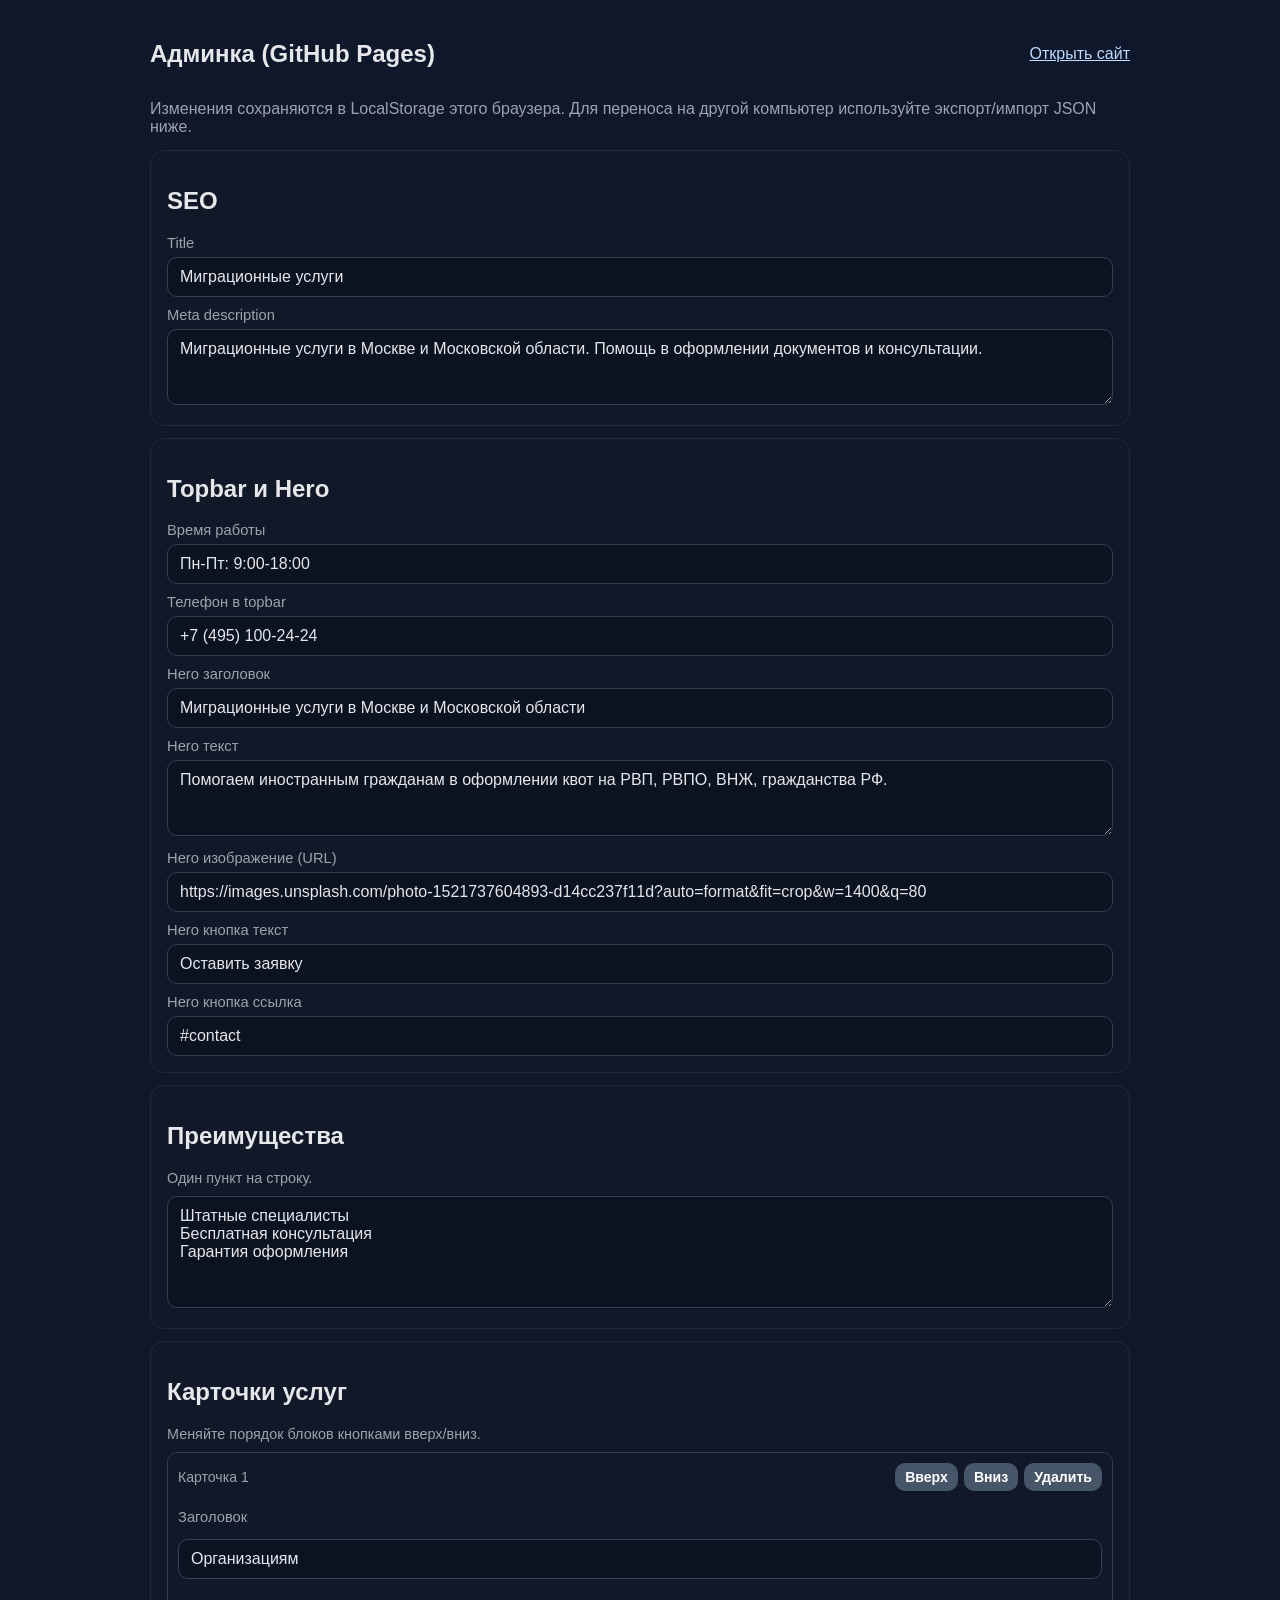
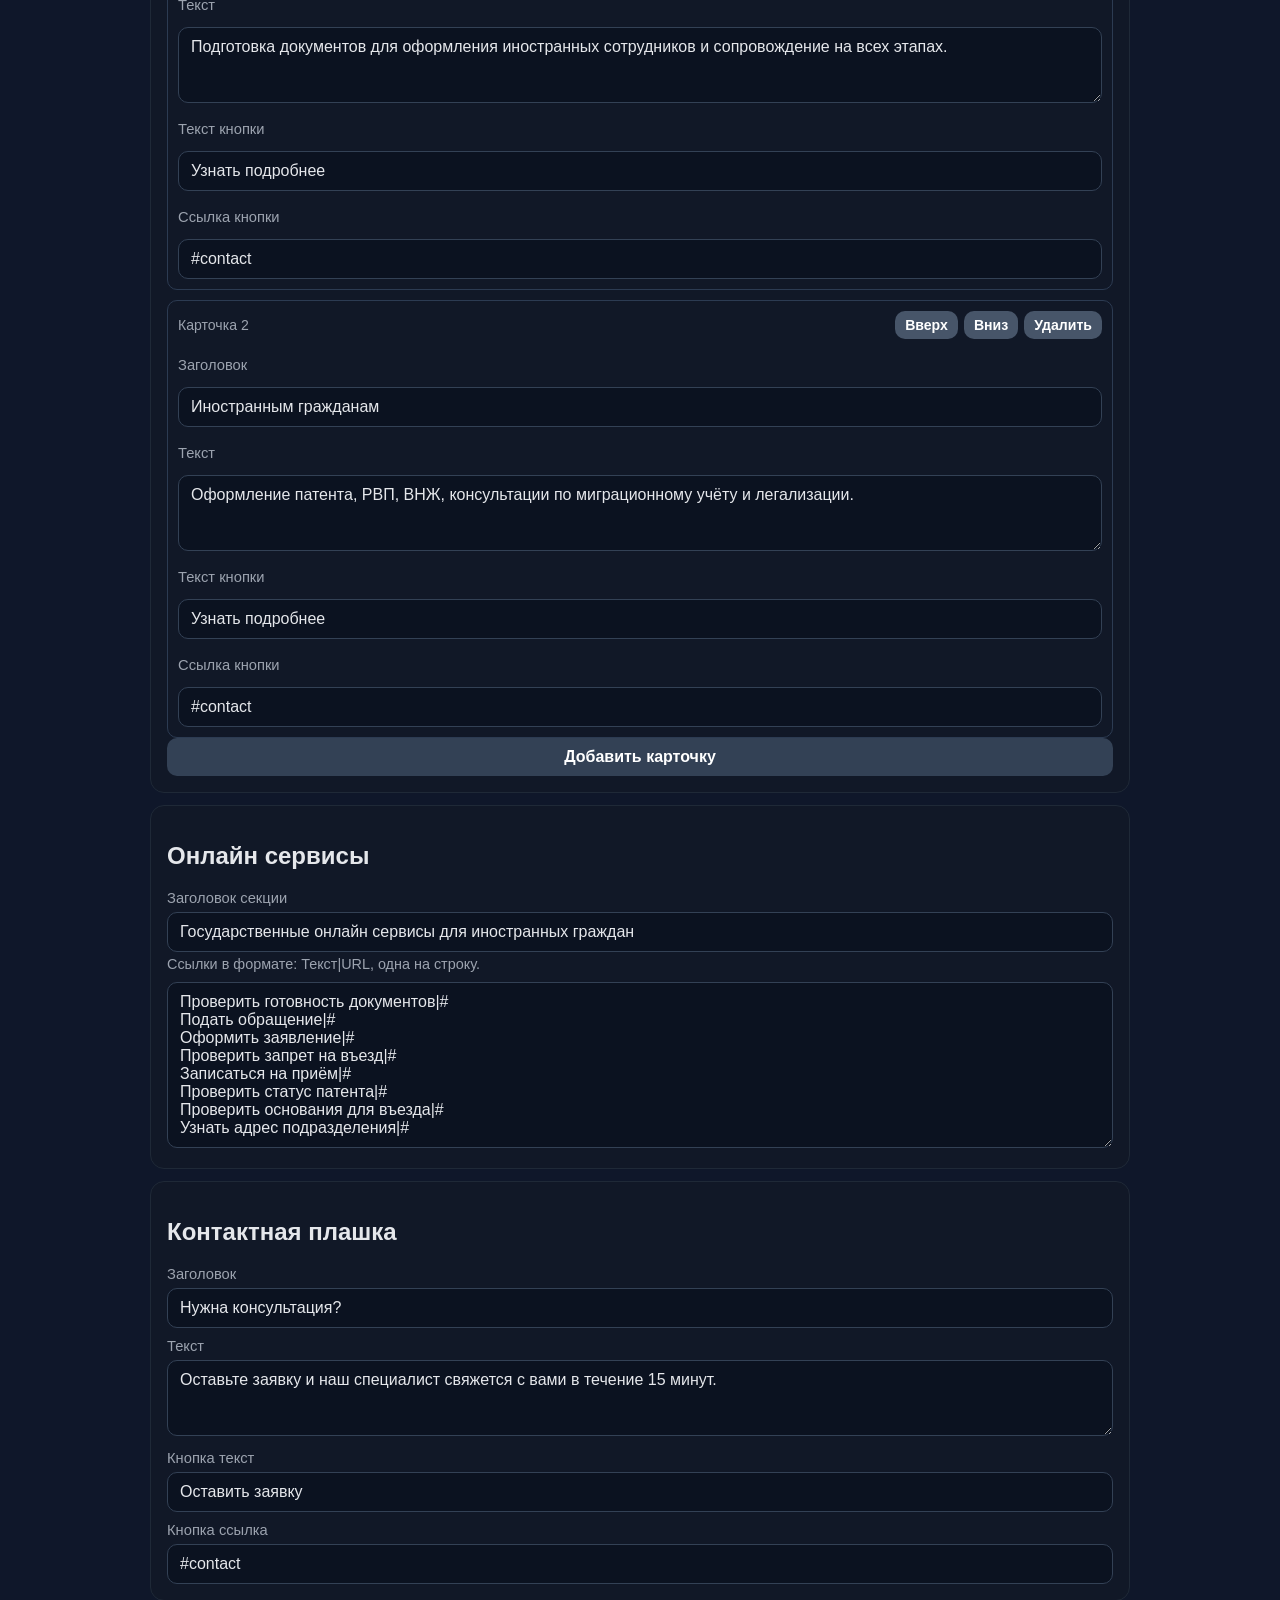
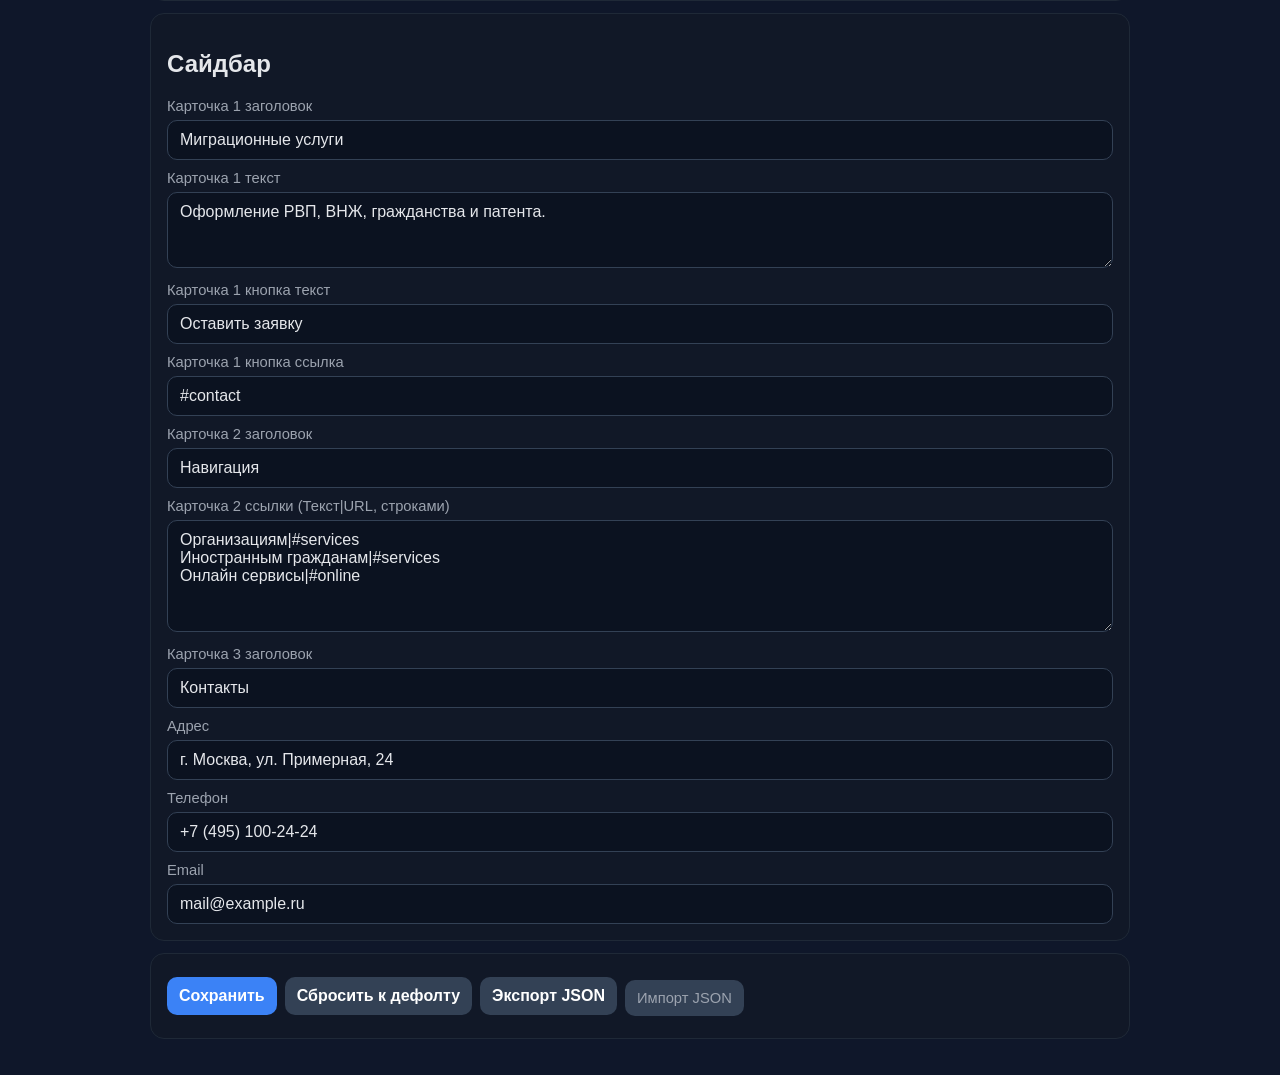
<file: admin.html>
<!doctype html>
<html lang="ru">
<head>
    <meta charset="UTF-8">
    <meta name="viewport" content="width=device-width, initial-scale=1.0">
    <title>Админка контента</title>
    <link rel="stylesheet" href="static/css/admin-panel.css">
</head>
<body>
<main class="admin-page">
    <section class="admin-head">
        <h1>Админка (GitHub Pages)</h1>
        <a href="index.html">Открыть сайт</a>
    </section>

    <p class="notice">
        Изменения сохраняются в LocalStorage этого браузера. Для переноса на другой компьютер
        используйте экспорт/импорт JSON ниже.
    </p>

    <section class="panel">
        <h2>SEO</h2>
        <label for="seo-title">Title</label>
        <input id="seo-title" type="text">
        <label for="seo-description">Meta description</label>
        <textarea id="seo-description" rows="3"></textarea>
    </section>

    <section class="panel">
        <h2>Topbar и Hero</h2>
        <label for="topbar-time">Время работы</label>
        <input id="topbar-time" type="text">
        <label for="topbar-phone">Телефон в topbar</label>
        <input id="topbar-phone" type="text">

        <label for="hero-title">Hero заголовок</label>
        <input id="hero-title" type="text">
        <label for="hero-body">Hero текст</label>
        <textarea id="hero-body" rows="3"></textarea>
        <label for="hero-image">Hero изображение (URL)</label>
        <input id="hero-image" type="text">
        <label for="hero-button-text">Hero кнопка текст</label>
        <input id="hero-button-text" type="text">
        <label for="hero-button-url">Hero кнопка ссылка</label>
        <input id="hero-button-url" type="text">
    </section>

    <section class="panel">
        <h2>Преимущества</h2>
        <p class="hint">Один пункт на строку.</p>
        <textarea id="benefits" rows="5"></textarea>
    </section>

    <section class="panel">
        <h2>Карточки услуг</h2>
        <p class="hint">Меняйте порядок блоков кнопками вверх/вниз.</p>
        <div id="services-editor" class="stack"></div>
        <button id="add-service" class="secondary" type="button">Добавить карточку</button>
    </section>

    <section class="panel">
        <h2>Онлайн сервисы</h2>
        <label for="online-title">Заголовок секции</label>
        <input id="online-title" type="text">
        <p class="hint">Ссылки в формате: Текст|URL, одна на строку.</p>
        <textarea id="online-links" rows="8"></textarea>
    </section>

    <section class="panel">
        <h2>Контактная плашка</h2>
        <label for="cta-title">Заголовок</label>
        <input id="cta-title" type="text">
        <label for="cta-body">Текст</label>
        <textarea id="cta-body" rows="3"></textarea>
        <label for="cta-button-text">Кнопка текст</label>
        <input id="cta-button-text" type="text">
        <label for="cta-button-url">Кнопка ссылка</label>
        <input id="cta-button-url" type="text">
    </section>

    <section class="panel">
        <h2>Сайдбар</h2>
        <label for="side-1-title">Карточка 1 заголовок</label>
        <input id="side-1-title" type="text">
        <label for="side-1-body">Карточка 1 текст</label>
        <textarea id="side-1-body" rows="3"></textarea>
        <label for="side-1-button-text">Карточка 1 кнопка текст</label>
        <input id="side-1-button-text" type="text">
        <label for="side-1-button-url">Карточка 1 кнопка ссылка</label>
        <input id="side-1-button-url" type="text">

        <label for="side-2-title">Карточка 2 заголовок</label>
        <input id="side-2-title" type="text">
        <label for="side-2-links">Карточка 2 ссылки (Текст|URL, строками)</label>
        <textarea id="side-2-links" rows="5"></textarea>

        <label for="side-3-title">Карточка 3 заголовок</label>
        <input id="side-3-title" type="text">
        <label for="side-3-address">Адрес</label>
        <input id="side-3-address" type="text">
        <label for="side-3-phone">Телефон</label>
        <input id="side-3-phone" type="text">
        <label for="side-3-email">Email</label>
        <input id="side-3-email" type="text">
    </section>

    <section class="panel actions">
        <button id="save-content" type="button">Сохранить</button>
        <button id="reset-content" class="secondary" type="button">Сбросить к дефолту</button>
        <button id="export-content" class="secondary" type="button">Экспорт JSON</button>
        <label class="upload-label">
            Импорт JSON
            <input id="import-content" type="file" accept="application/json">
        </label>
        <span id="status"></span>
    </section>
</main>

<script src="static/js/admin-panel.js"></script>
</body>
</html>
</file>
<file: static/css/admin-panel.css>
:root {
    --bg: #0f172a;
    --panel: #111827;
    --text: #e5e7eb;
    --muted: #9ca3af;
    --accent: #3b82f6;
    --border: #1f2937;
}

*,
*::before,
*::after {
    box-sizing: border-box;
}

body {
    margin: 0;
    font-family: Arial, "Segoe UI", sans-serif;
    background: var(--bg);
    color: var(--text);
}

a {
    color: #bfdbfe;
}

.admin-page {
    width: min(980px, 94vw);
    margin: 0 auto;
    padding: 20px 0 36px;
}

.admin-head {
    display: flex;
    justify-content: space-between;
    align-items: center;
    margin-bottom: 12px;
}

.notice {
    margin: 0 0 14px;
    color: var(--muted);
}

.panel {
    background: var(--panel);
    border: 1px solid var(--border);
    border-radius: 14px;
    padding: 16px;
}

.panel + .panel {
    margin-top: 12px;
}

label {
    display: block;
    margin: 10px 0 6px;
    color: var(--muted);
    font-size: 0.92rem;
}

input,
textarea,
button {
    width: 100%;
    font: inherit;
    background: #0b1220;
    color: var(--text);
    border: 1px solid #334155;
    border-radius: 10px;
    padding: 10px 12px;
}

button {
    border: 0;
    background: var(--accent);
    color: #fff;
    cursor: pointer;
    font-weight: 700;
}

.secondary {
    background: #334155;
}

.hint {
    margin: 4px 0 10px;
    color: var(--muted);
    font-size: 0.9rem;
}

.stack {
    display: grid;
    gap: 10px;
}

.service-item {
    border: 1px solid #2c3b52;
    border-radius: 10px;
    padding: 10px;
    display: grid;
    gap: 8px;
}

.service-head {
    display: flex;
    justify-content: space-between;
    align-items: center;
    color: var(--muted);
    font-size: 0.88rem;
}

.service-actions {
    display: flex;
    gap: 6px;
}

.service-actions button {
    width: auto;
    padding: 6px 10px;
    background: #475569;
}

.actions {
    display: flex;
    flex-wrap: wrap;
    gap: 8px;
    align-items: center;
}

.actions button,
.upload-label {
    width: auto;
}

.upload-label {
    display: inline-flex;
    align-items: center;
    justify-content: center;
    padding: 10px 12px;
    border-radius: 10px;
    background: #334155;
    cursor: pointer;
}

.upload-label input {
    display: none;
}

#status {
    color: #86efac;
    font-size: 0.9rem;
}
</file>
